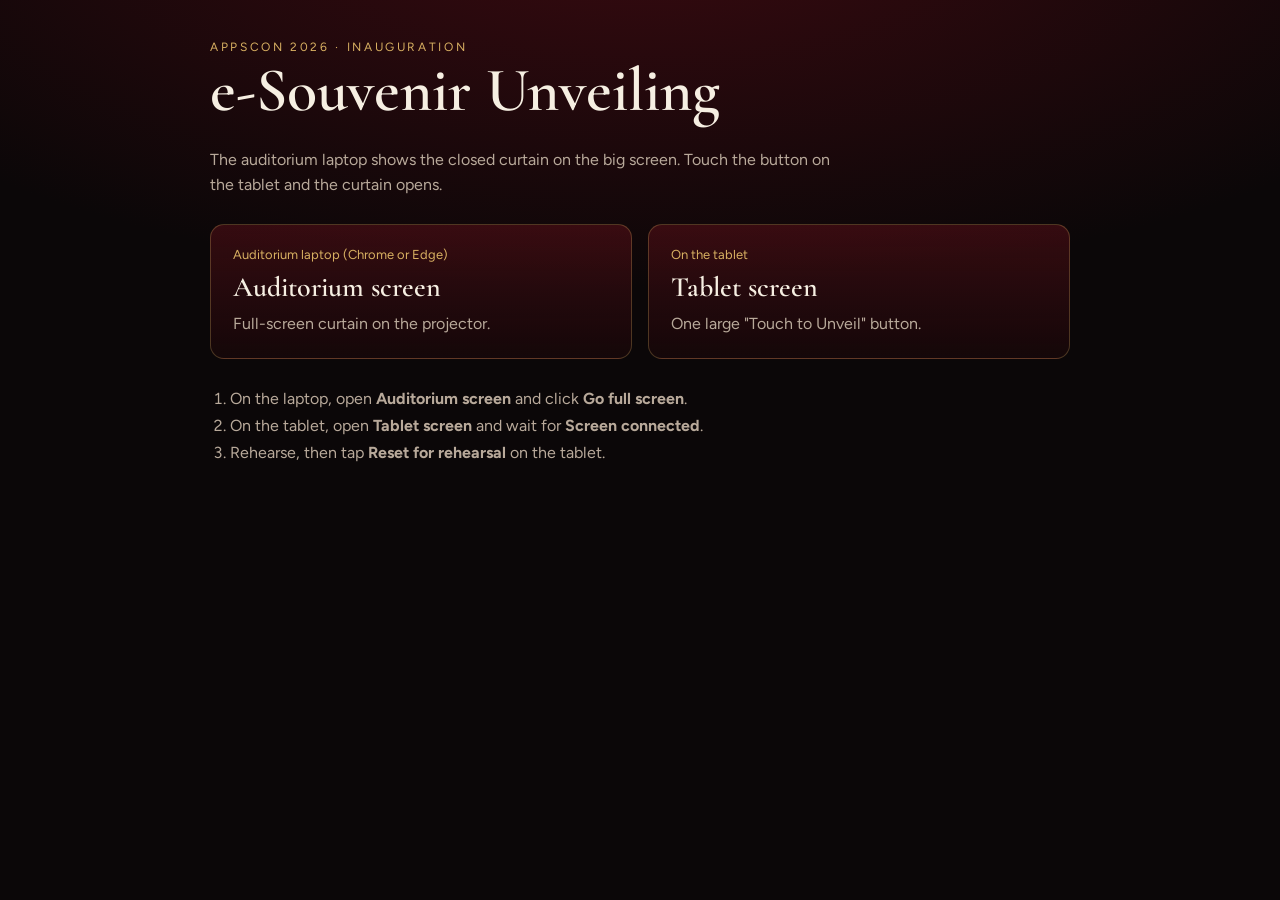
<file: index.html>
<!doctype html>
<html lang="en">
<head>
<meta charset="utf-8">
<meta name="viewport" content="width=device-width,initial-scale=1">
<title>e-Souvenir Unveiling · APPSCON 2026</title>
<meta name="robots" content="noindex">
<link rel="preconnect" href="https://fonts.googleapis.com">
<link rel="stylesheet" href="https://fonts.googleapis.com/css2?family=Cormorant+Garamond:wght@600&family=Figtree:wght@400;500;600&display=swap">
<link rel="stylesheet" href="style.css?v=4">
<style>
body{padding:40px 16px;background:radial-gradient(120% 70% at 50% -10%,#3a0a10 0%,var(--night) 60%);min-height:100%}
.wrap{max-width:860px;margin:0 auto;display:flex;flex-direction:column;gap:26px}
h1{font-family:var(--display);font-weight:600;font-size:clamp(38px,7vw,62px);line-height:1;margin:6px 0 0}
p{color:var(--muted);line-height:1.55;margin:0;max-width:62ch}
.doors{display:grid;grid-template-columns:repeat(auto-fit,minmax(260px,1fr));gap:16px}
.door{display:flex;flex-direction:column;gap:8px;padding:22px;border:1px solid var(--line);border-radius:14px;background:linear-gradient(180deg,rgba(140,22,34,.32),rgba(94,13,20,.12));text-decoration:none;color:inherit}
.door:hover{border-color:var(--gold)}
.door b{font-family:var(--display);font-size:28px;font-weight:600}
.door span{color:var(--muted);line-height:1.5}
.door em{font-style:normal;color:var(--gold);font-size:13px}
ol{color:var(--muted);line-height:1.7;margin:0;padding-left:20px}
</style>
</head>
<body>
<div class="wrap">
  <div><div class="eyebrow">APPSCON 2026 · Inauguration</div><h1>e-Souvenir Unveiling</h1></div>
  <p>The auditorium laptop shows the closed curtain on the big screen. Touch the button on the tablet and the curtain opens.</p>
  <div class="doors">
    <a class="door" href="screen.html"><em>Auditorium laptop (Chrome or Edge)</em><b>Auditorium screen</b><span>Full-screen curtain on the projector.</span></a>
    <a class="door" href="tablet.html"><em>On the tablet</em><b>Tablet screen</b><span>One large "Touch to Unveil" button.</span></a>
  </div>
  <ol>
    <li>On the laptop, open <b>Auditorium screen</b> and click <b>Go full screen</b>.</li>
    <li>On the tablet, open <b>Tablet screen</b> and wait for <b>Screen connected</b>.</li>
    <li>Rehearse, then tap <b>Reset for rehearsal</b> on the tablet.</li>
  </ol>
</div>
</body>
</html>
</file>
<file: style.css>
:root{
  --night:#0b0708; --gold:#d8b062; --gold-hi:#f3d993; --ivory:#f6efe2; --muted:#b8a99a;
  --ok:#7fd49b; --warn:#f0b35a; --line:rgba(216,176,98,.28);
  --display:"Cormorant Garamond",Georgia,"Times New Roman",serif;
  --body:"Figtree","Segoe UI",Roboto,Arial,sans-serif;
  color-scheme:dark;
}
*{box-sizing:border-box}
html,body{height:100%;margin:0}
[hidden]{display:none!important}
body{background:var(--night);color:var(--ivory);font-family:var(--body);-webkit-tap-highlight-color:transparent}
button{font:inherit;color:inherit}
:focus-visible{outline:3px solid var(--gold-hi);outline-offset:3px}
.eyebrow{font-size:12px;letter-spacing:.22em;text-transform:uppercase;color:var(--gold)}
.dot{width:9px;height:9px;border-radius:50%;background:var(--warn);flex:none}
.dot.on{background:var(--ok)}
.btn{padding:8px 12px;border-radius:8px;border:1px solid var(--line);background:rgba(255,255,255,.05);cursor:pointer;font-size:13px}
.btn:hover{border-color:var(--gold)}
.btn.primary{background:var(--gold);color:#1a0d07;border-color:var(--gold);font-weight:600}
.err{color:var(--warn);line-height:1.45;font-size:14px}
</file>
